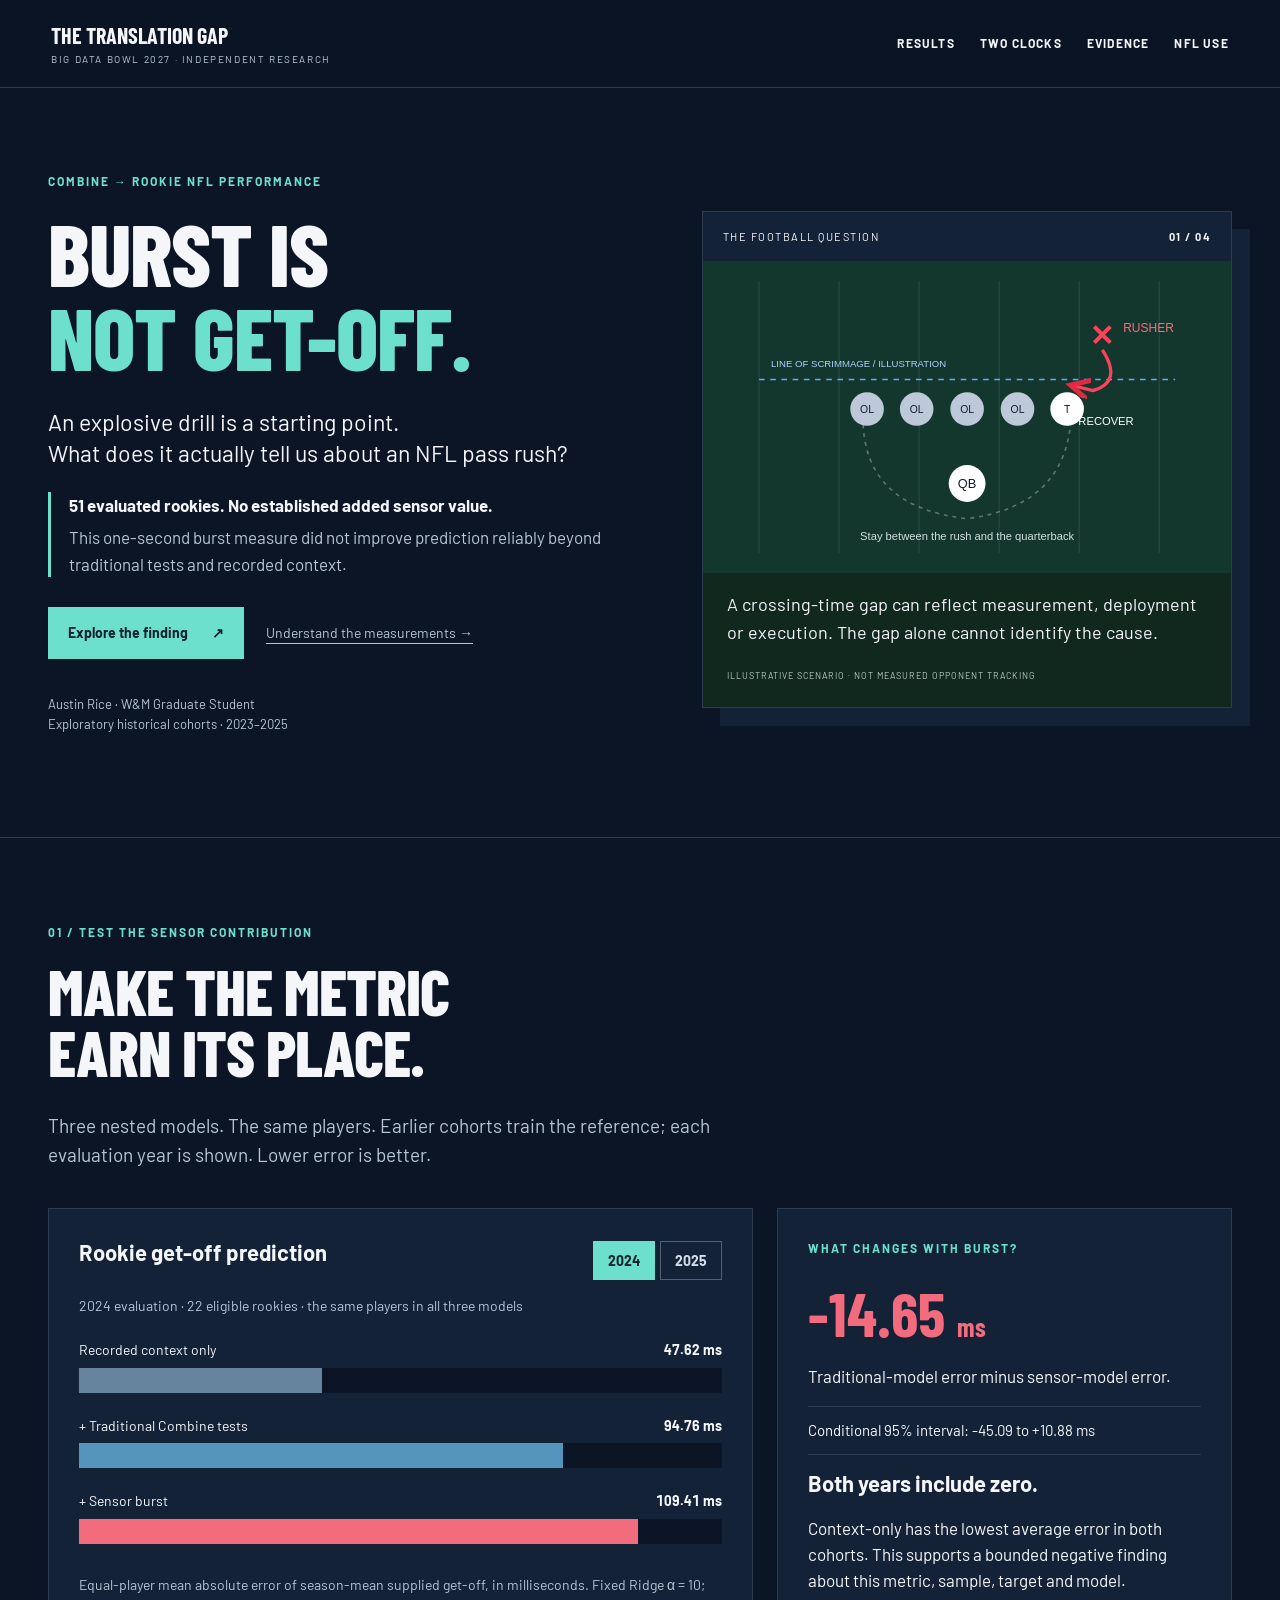
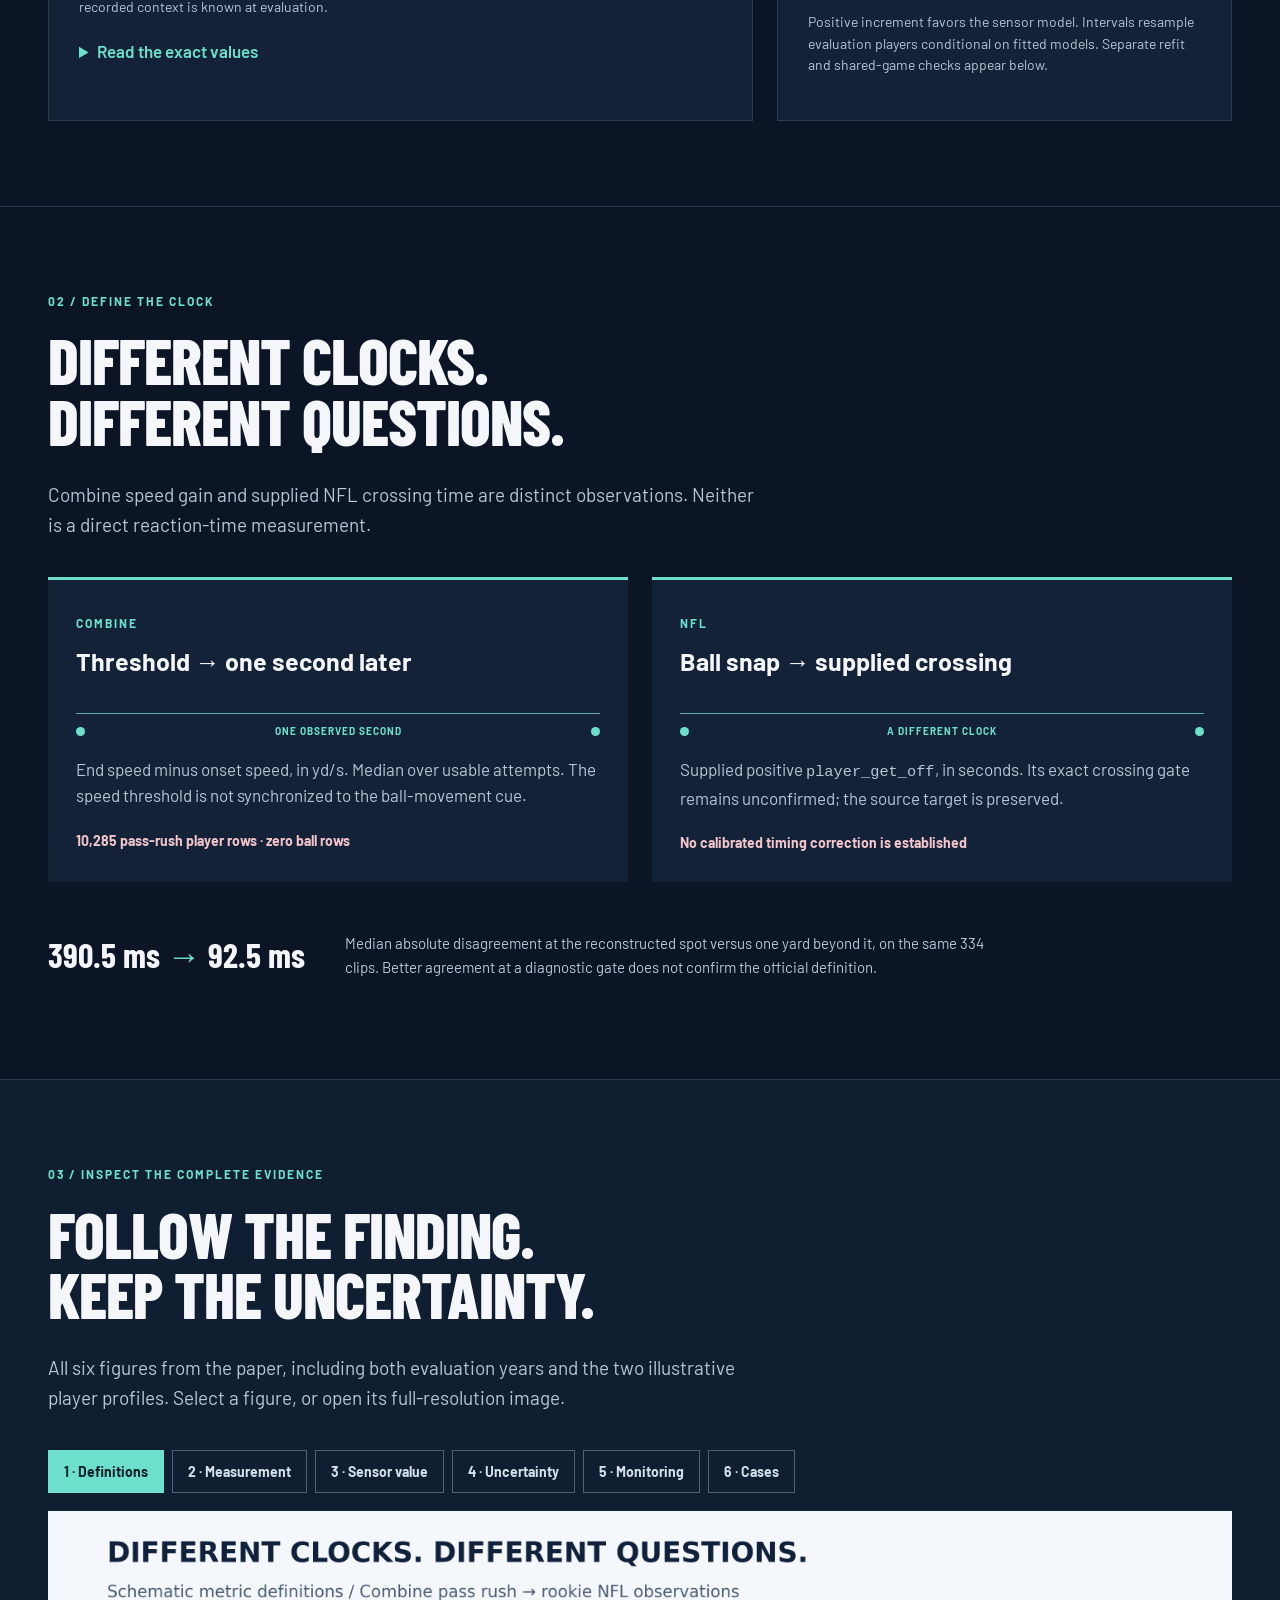
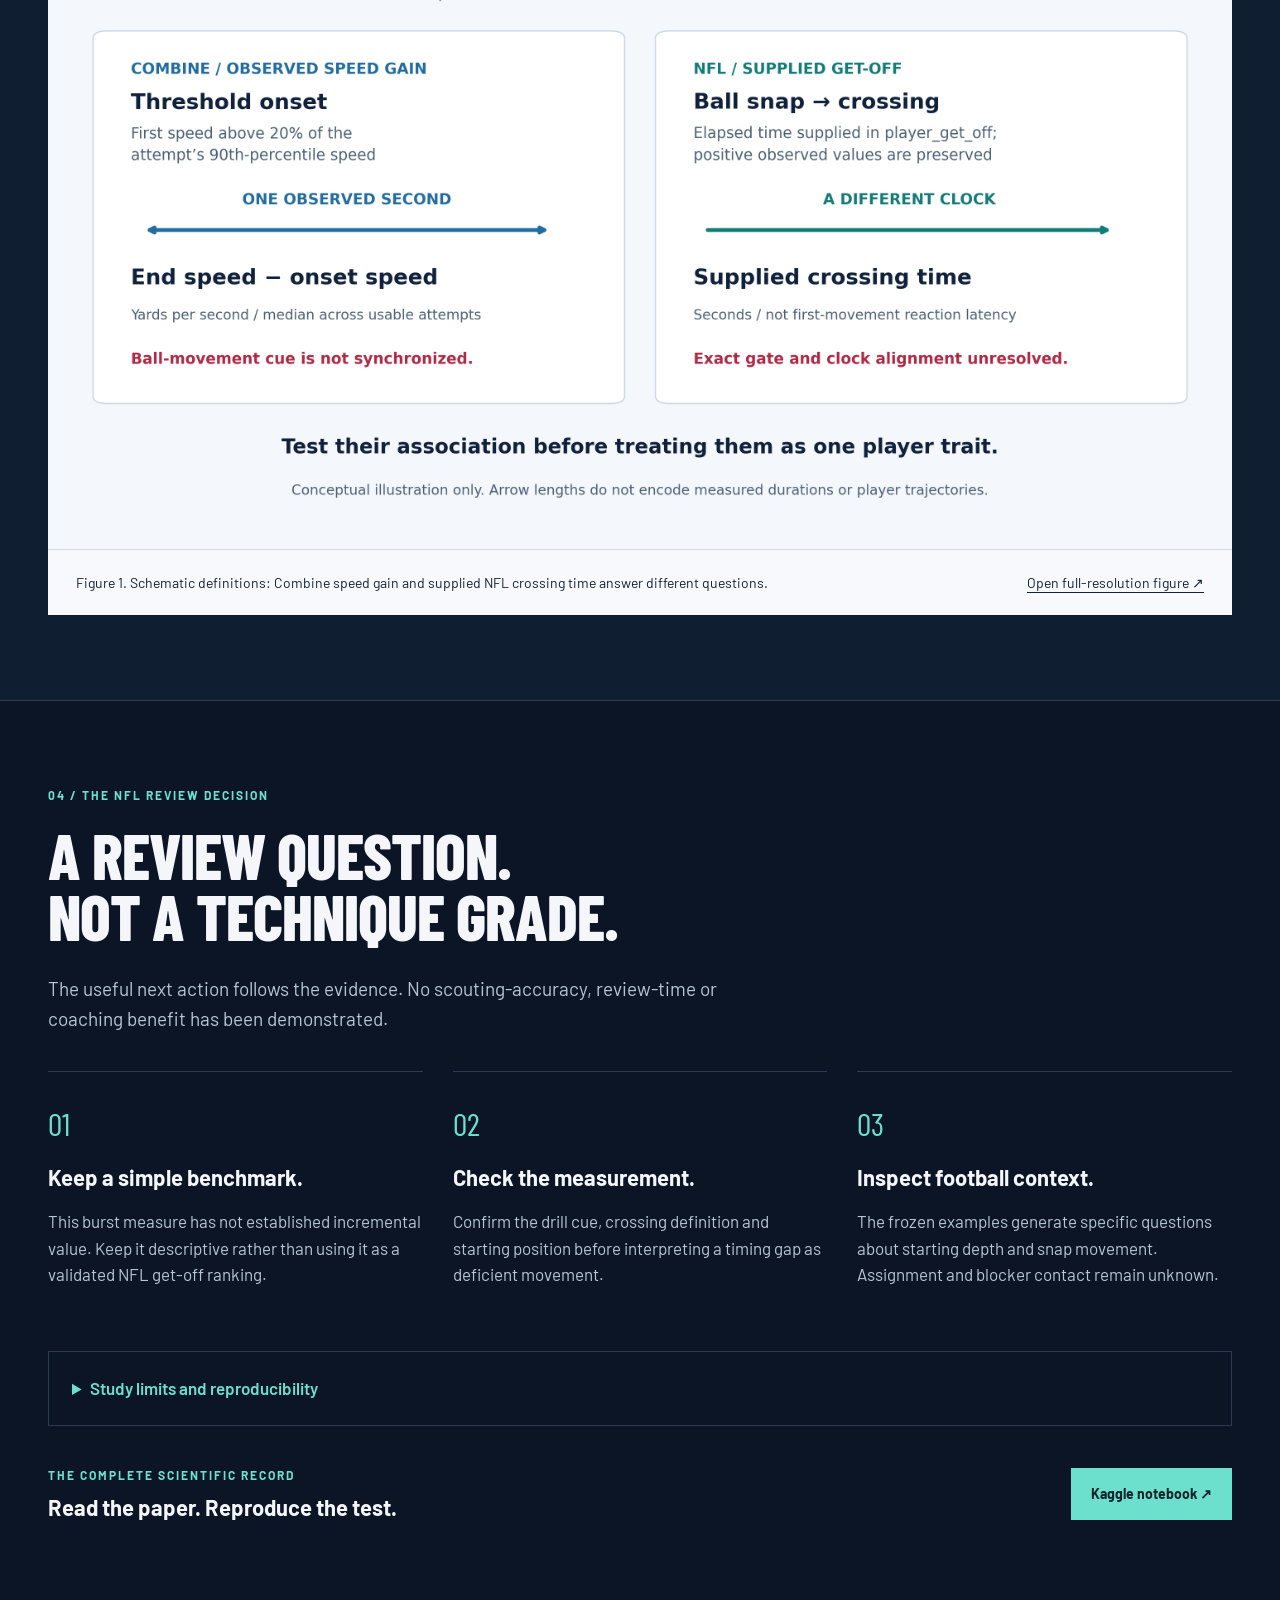
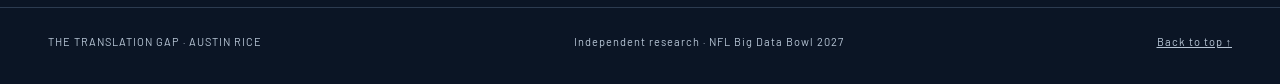
<file: index.html>
<!doctype html>
<html lang="en">
<head>
<meta charset="utf-8"><meta name="viewport" content="width=device-width,initial-scale=1">
<meta name="theme-color" content="#0b1525"><meta name="description" content="Explore the Combine-to-NFL translation gap: 51 evaluated rookies, two measurement clocks, and an honest test of sensor value.">
<title>Burst Is Not Get-Off · The Translation Gap</title>
<link rel="stylesheet" href="site.css"><link rel="icon" href="data:,">
</head>
<body>
<a class="skip" href="#results">Skip to results</a>
<header><a class="brand" href="#story"><b>THE TRANSLATION GAP</b><span>BIG DATA BOWL 2027 · INDEPENDENT RESEARCH</span></a><nav aria-label="Main navigation"><a href="#results">RESULTS</a><a href="#measurement">TWO CLOCKS</a><a href="#evidence">EVIDENCE</a><a href="#decision">NFL USE</a></nav></header>
<main>
<section id="story" class="hero wrap">
<div><p class="eyebrow">COMBINE → ROOKIE NFL PERFORMANCE</p><h1>BURST IS<br><span>NOT GET-OFF.</span></h1><p class="lead">An explosive drill is a starting point.<br>What does it actually tell us about an NFL pass rush?</p><p class="finding"><strong>51 evaluated rookies. No established added sensor value.</strong> This one-second burst measure did not improve prediction reliably beyond traditional tests and recorded context.</p><div class="actions"><a class="primary" href="#results">Explore the finding <span>↗</span></a><a class="quiet" href="#measurement">Understand the measurements →</a></div><p class="byline">Austin Rice · W&amp;M Graduate Student<br>Exploratory historical cohorts · 2023–2025</p></div>
<div class="hero-field"><div class="field-head"><span>THE FOOTBALL QUESTION</span><b>01 / 04</b></div><div id="field"></div><p>A crossing-time gap can reflect measurement, deployment or execution. The gap alone cannot identify the cause.</p><small>ILLUSTRATIVE SCENARIO · NOT MEASURED OPPONENT TRACKING</small></div>
</section>
<section id="results" class="section wrap"><div class="section-heading"><p class="eyebrow">01 / TEST THE SENSOR CONTRIBUTION</p><h2>MAKE THE METRIC<br>EARN ITS PLACE.</h2><p>Three nested models. The same players. Earlier cohorts train the reference; each evaluation year is shown. Lower error is better.</p></div>
<div class="results-layout"><article class="panel"><div class="panel-top"><h3>Rookie get-off prediction</h3><div class="years" role="group" aria-label="Evaluation cohort"><button data-year="2024" aria-pressed="true">2024</button><button data-year="2025" aria-pressed="false">2025</button></div></div><p id="cohort-note" class="muted">Loading cohort results…</p><div id="model-bars" aria-live="polite"></div><p class="chart-note">Equal-player mean absolute error of season-mean supplied get-off, in milliseconds. Fixed Ridge α = 10; recorded context is known at evaluation.</p><details><summary>Read the exact values</summary><div id="model-table"></div></details></article>
<aside class="panel verdict"><p class="eyebrow">WHAT CHANGES WITH BURST?</p><div class="increment" id="increment">—</div><p id="increment-caption"></p><p id="interval" class="interval"></p><h3>Both years include zero.</h3><p>Context-only has the lowest average error in both cohorts. This supports a bounded negative finding about this metric, sample, target and model.</p><p class="muted">Positive increment favors the sensor model. Intervals resample evaluation players conditional on fitted models. Separate refit and shared-game checks appear below.</p></aside></div>
</section>
<section id="measurement" class="section wrap"><div class="section-heading"><p class="eyebrow">02 / DEFINE THE CLOCK</p><h2>DIFFERENT CLOCKS.<br>DIFFERENT QUESTIONS.</h2><p>Combine speed gain and supplied NFL crossing time are distinct observations. Neither is a direct reaction-time measurement.</p></div>
<div class="clock-grid"><article class="clock"><span>COMBINE</span><h3>Threshold → one second later</h3><div class="time-line"><i></i><b>ONE OBSERVED SECOND</b><i></i></div><p>End speed minus onset speed, in yd/s. Median over usable attempts. The speed threshold is not synchronized to the ball-movement cue.</p><strong>10,285 pass-rush player rows · zero ball rows</strong></article><article class="clock"><span>NFL</span><h3>Ball snap → supplied crossing</h3><div class="time-line"><i></i><b>A DIFFERENT CLOCK</b><i></i></div><p>Supplied positive <code>player_get_off</code>, in seconds. Its exact crossing gate remains unconfirmed; the source target is preserved.</p><strong>No calibrated timing correction is established</strong></article></div>
<div class="measurement-stat"><b>390.5 ms <span>→</span> 92.5 ms</b><p>Median absolute disagreement at the reconstructed spot versus one yard beyond it, on the same 334 clips. Better agreement at a diagnostic gate does not confirm the official definition.</p></div>
</section>
<section id="evidence" class="section evidence"><div class="wrap"><div class="section-heading"><p class="eyebrow">03 / INSPECT THE COMPLETE EVIDENCE</p><h2>FOLLOW THE FINDING.<br>KEEP THE UNCERTAINTY.</h2><p>All six figures from the paper, including both evaluation years and the two illustrative player profiles. Select a figure, or open its full-resolution image.</p></div><div class="figure-tabs" role="tablist" aria-label="Research figures"><button role="tab" id="fig-tab-0" aria-selected="true" aria-controls="figure-panel" data-figure="0">1 · Definitions</button><button role="tab" id="fig-tab-1" aria-selected="false" aria-controls="figure-panel" data-figure="1" tabindex="-1">2 · Measurement</button><button role="tab" id="fig-tab-2" aria-selected="false" aria-controls="figure-panel" data-figure="2" tabindex="-1">3 · Sensor value</button><button role="tab" id="fig-tab-3" aria-selected="false" aria-controls="figure-panel" data-figure="3" tabindex="-1">4 · Uncertainty</button><button role="tab" id="fig-tab-4" aria-selected="false" aria-controls="figure-panel" data-figure="4" tabindex="-1">5 · Monitoring</button><button role="tab" id="fig-tab-5" aria-selected="false" aria-controls="figure-panel" data-figure="5" tabindex="-1">6 · Cases</button></div><figure id="figure-panel" role="tabpanel" aria-labelledby="fig-tab-0"><a id="figure-link" href="figures/metric_definition.png" target="_blank" rel="noopener"><img id="research-figure" src="figures/metric_definition.png" alt="Schematic definitions of Combine speed gain and supplied NFL crossing time" width="2860" height="1540"></a><figcaption><p id="figure-caption">Figure 1. Schematic definitions: Combine speed gain and supplied NFL crossing time answer different questions.</p><a id="figure-open" href="figures/metric_definition.png" target="_blank" rel="noopener">Open full-resolution figure ↗</a></figcaption></figure></div></section>
<section id="decision" class="section wrap"><div class="section-heading"><p class="eyebrow">04 / THE NFL REVIEW DECISION</p><h2>A REVIEW QUESTION.<br>NOT A TECHNIQUE GRADE.</h2><p>The useful next action follows the evidence. No scouting-accuracy, review-time or coaching benefit has been demonstrated.</p></div><div class="decision-grid"><article><span>01</span><h3>Keep a simple benchmark.</h3><p>This burst measure has not established incremental value. Keep it descriptive rather than using it as a validated NFL get-off ranking.</p></article><article><span>02</span><h3>Check the measurement.</h3><p>Confirm the drill cue, crossing definition and starting position before interpreting a timing gap as deficient movement.</p></article><article><span>03</span><h3>Inspect football context.</h3><p>The frozen examples generate specific questions about starting depth and snap movement. Assignment and blocker contact remain unknown.</p></article></div><details class="limits"><summary>Study limits and reproducibility</summary><p>Small historical cohorts; exploratory evaluation; participation is a proxy. Missing get-off and eligibility filters limit the observed population. Context-only is the strongest point benchmark. Conditional player intervals, training/evaluation refits and shared-game sensitivities answer different uncertainty questions; no single interval covers every source. Full-film linkage, human agreement and practical benefit are unverified.</p><p>The interactive cohort panel uses only aggregate model errors from the maintained analysis. The six figures are the submission figures. Recorded trajectories and player/play exports are not distributed through this public companion.</p></details><div class="closing"><div><p class="eyebrow">THE COMPLETE SCIENTIFIC RECORD</p><h3>Read the paper. Reproduce the test.</h3></div><a class="primary" href="https://www.kaggle.com/code/ariizzy/burst-is-not-get-off-the-translation-gap?scriptVersionId=359456301" target="_blank" rel="noopener">Kaggle notebook ↗</a></div></section>
</main><footer class="wrap"><span>THE TRANSLATION GAP · AUSTIN RICE</span><span>Independent research · NFL Big Data Bowl 2027</span><a href="#story">Back to top ↑</a></footer><script type="module" src="site.js"></script>
</body></html>
</file>
<file: site.css>
@import url('https://fonts.googleapis.com/css2?family=Barlow+Condensed:wght@600;700;800&family=Barlow:wght@400;500;600;700&display=swap');
:root{color-scheme:dark;--bg:#0b1525;--panel:#142238;--line:#2c3b50;--ink:#f4f6fa;--muted:#b7c5d5;--teal:#6ce0cc;--red:#f26c7d}*{box-sizing:border-box}html{scroll-behavior:smooth;scroll-padding-top:100px}body{margin:0;background:var(--bg);color:var(--ink);font-family:Barlow,Arial,sans-serif;font-size:17px;line-height:1.55}a{color:inherit}button,a,summary{touch-action:manipulation}a:focus-visible,button:focus-visible,summary:focus-visible{outline:3px solid var(--teal);outline-offset:5px}.skip{position:fixed;top:-80px;left:20px;z-index:9;background:white;color:#111;padding:10px}.skip:focus{top:10px}.wrap{max-width:1340px;margin:auto;padding-left:48px;padding-right:48px}header{position:sticky;top:0;z-index:5;display:flex;align-items:center;justify-content:space-between;padding:22px 4vw;background:#0b1525f5;border-bottom:1px solid var(--line);gap:28px}.brand{text-decoration:none;display:grid;line-height:1.2}.brand b{font-size:22px;font-family:'Barlow Condensed',Impact,sans-serif}.brand span{font-size:10px;letter-spacing:1.6px;margin-top:5px;color:var(--muted)}nav{display:flex;gap:25px}nav a{font-size:12px;letter-spacing:1.2px;font-weight:700;text-decoration:none}nav a:hover{color:var(--teal)}.hero{display:grid;grid-template-columns:1.12fr 1fr;gap:60px;padding-top:84px;padding-bottom:90px;align-items:center}.eyebrow{font-weight:700;letter-spacing:2px;font-size:12px;color:var(--teal);margin:0 0 20px}h1,h2{font-family:'Barlow Condensed',Impact,'Arial Narrow',sans-serif;font-weight:800;line-height:.95;letter-spacing:-1px;margin:0 0 28px}h1{font-size:clamp(66px,6.9vw,108px)}h1 span{color:var(--teal)}.lead{font-size:23px;line-height:1.35}.finding{border-left:3px solid var(--teal);padding-left:18px;color:var(--muted);max-width:580px}.finding strong{display:block;color:var(--ink);margin-bottom:6px}.actions{display:flex;gap:22px;align-items:center;flex-wrap:wrap;margin-top:30px}.primary{background:var(--teal);color:#10232c;text-decoration:none;padding:15px 20px;font-size:14px;font-weight:700;display:inline-flex;gap:24px;align-items:center}.primary:hover{background:#a1f2e4}.quiet{font-size:14px;color:var(--muted);text-underline-offset:5px}.byline{font-size:13px;color:var(--muted);margin-top:35px}.hero-field{border:1px solid var(--line);background:#11281f;box-shadow:18px 18px 0 #142238}.field-head{display:flex;justify-content:space-between;padding:16px 20px;background:#142238;font-size:11px;letter-spacing:1.5px}.hero-field svg{width:100%;display:block}.hero-field p{padding:0 24px;font-size:18px}.hero-field small{display:block;font-size:9px;letter-spacing:1px;padding:4px 24px 24px;color:#b7cdbf}.section{padding-top:85px;padding-bottom:85px;border-top:1px solid var(--line)}h2{font-size:clamp(44px,5vw,70px)}.section-heading{max-width:790px;margin-bottom:38px}.section-heading>p:last-child{color:var(--muted);font-size:19px;max-width:710px}.results-layout{display:grid;grid-template-columns:1.55fr 1fr;gap:24px}.panel{background:var(--panel);border:1px solid var(--line);padding:30px}.panel-top{display:flex;justify-content:space-between;gap:15px;align-items:center}h3{font-size:22px;line-height:1.25;margin:0 0 15px}.years{display:flex;gap:5px}.years button,.figure-tabs button{cursor:pointer;background:transparent;border:1px solid #526075;color:#d4dfeb;padding:10px 14px;font:700 14px Barlow,Arial,sans-serif}.years button[aria-pressed=true],.figure-tabs button[aria-selected=true]{background:var(--teal);color:#10232c;border-color:var(--teal)}.muted,.chart-note{color:var(--muted);font-size:14px}.bar-row{margin:22px 0}.bar-label{display:flex;justify-content:space-between;gap:14px;font-size:14px;margin-bottom:7px}.bar-label b{font-variant-numeric:tabular-nums}.bar-track{height:25px;background:#0b1525}.bar-fill{height:100%;background:#66849e;transition:width .3s ease}.bar-row:nth-child(2) .bar-fill{background:#5594bd}.bar-row:nth-child(3) .bar-fill{background:var(--red)}.chart-note{margin-top:30px}.increment{font-size:62px;font-family:'Barlow Condensed',Impact,sans-serif;font-weight:700;line-height:1.1;color:var(--red)}.increment small{font-size:26px}.interval{padding:12px 0;border-top:1px solid var(--line);border-bottom:1px solid var(--line);font-size:15px}details{margin-top:20px}summary{cursor:pointer;color:var(--teal);font-weight:600}table{width:100%;border-collapse:collapse;font-size:14px;margin-top:15px}th,td{padding:10px;text-align:left;border-bottom:1px solid var(--line)}.clock-grid{display:grid;grid-template-columns:1fr 1fr;gap:24px}.clock{border-top:3px solid var(--teal);padding:28px;background:var(--panel)}.clock>span{font-size:12px;color:var(--teal);letter-spacing:2px;font-weight:700}.clock h3{font-size:25px;margin-top:12px}.clock p{color:var(--muted)}.clock>strong{font-size:14px;color:#f1c5ca}.time-line{display:flex;align-items:center;justify-content:space-between;border-top:1px solid #5ea9ad;margin-top:35px;padding-top:10px;font-size:10px;letter-spacing:1px;color:var(--teal)}.time-line i{width:9px;height:9px;background:var(--teal);border-radius:50%}.measurement-stat{display:flex;align-items:center;gap:40px;padding:35px 0 0}.measurement-stat>b{font-size:34px;font-family:'Barlow Condensed',Impact,sans-serif;white-space:nowrap}.measurement-stat b span{color:var(--teal)}.measurement-stat p{max-width:660px;font-size:15px;color:var(--muted)}.evidence{background:#101e31}.figure-tabs{display:flex;gap:8px;flex-wrap:wrap;margin-bottom:18px}.figure-tabs button{padding:12px 15px}figure{margin:0;background:#f7f9fc;color:#142238}figure>a{display:block}figure img{display:block;width:100%;height:auto;max-height:850px;object-fit:contain;background:#fff}figcaption{display:flex;justify-content:space-between;gap:25px;padding:22px 28px;border-top:1px solid #d3dbe5;font-size:14px}figcaption p{margin:0;max-width:800px}figcaption a{white-space:nowrap;text-underline-offset:4px}.decision-grid{display:grid;grid-template-columns:repeat(3,1fr);gap:30px}.decision-grid article{padding:27px 0;border-top:1px solid var(--line)}.decision-grid span{font-size:32px;font-family:'Barlow Condensed',Impact,sans-serif;color:var(--teal)}.decision-grid h3{margin-top:15px}.decision-grid p{color:var(--muted)}.limits{padding:23px;border:1px solid var(--line)}.limits p{color:var(--muted);font-size:15px}.closing{padding:40px 0 0;display:flex;justify-content:space-between;align-items:center;gap:25px}.closing .eyebrow{margin-bottom:10px}.closing h3{margin:0}footer{padding-top:25px;padding-bottom:35px;border-top:1px solid var(--line);font-size:11px;letter-spacing:1px;color:var(--muted);display:flex;justify-content:space-between;gap:20px}code{font-size:.9em}@media(max-width:1000px){.hero{gap:32px}.wrap{padding-left:28px;padding-right:28px}.hero{grid-template-columns:1fr}.hero-field{max-width:680px}.hero h1{font-size:90px}.results-layout{grid-template-columns:1fr}.verdict{display:grid;grid-template-columns:1fr 1fr;gap:0 25px}.verdict .eyebrow,.verdict .muted{grid-column:1/-1}.verdict .increment{grid-row:2/4}.measurement-stat{flex-wrap:wrap;gap:0}}@media(max-width:650px){header{position:relative;align-items:flex-start;padding:20px;flex-wrap:wrap;gap:18px}nav{width:100%;justify-content:space-between;gap:10px}nav a{font-size:10px}.wrap{padding-left:20px;padding-right:20px}.hero{padding-top:45px;padding-bottom:55px;gap:40px}.hero h1{font-size:64px}.lead{font-size:21px}.section{padding-top:55px;padding-bottom:55px}.section-heading h2{font-size:45px}.panel{padding:22px}.panel-top{align-items:flex-start}.panel-top h3{font-size:20px}.years button{padding:8px 10px}.verdict{display:block}.increment{font-size:60px}.clock-grid,.decision-grid{grid-template-columns:1fr}.clock{padding:23px}.measurement-stat>b{font-size:31px}.figure-tabs{display:grid;grid-template-columns:repeat(2,1fr)}.figure-tabs button{font-size:13px;padding:11px 9px}figcaption{display:block;padding:18px}figcaption a{display:inline-block;margin-top:12px}.closing,footer{align-items:flex-start;flex-direction:column}.hero-field{box-shadow:7px 7px 0 #142238}}@media(prefers-reduced-motion:reduce){html{scroll-behavior:auto}.bar-fill{transition:none}}
</file>
